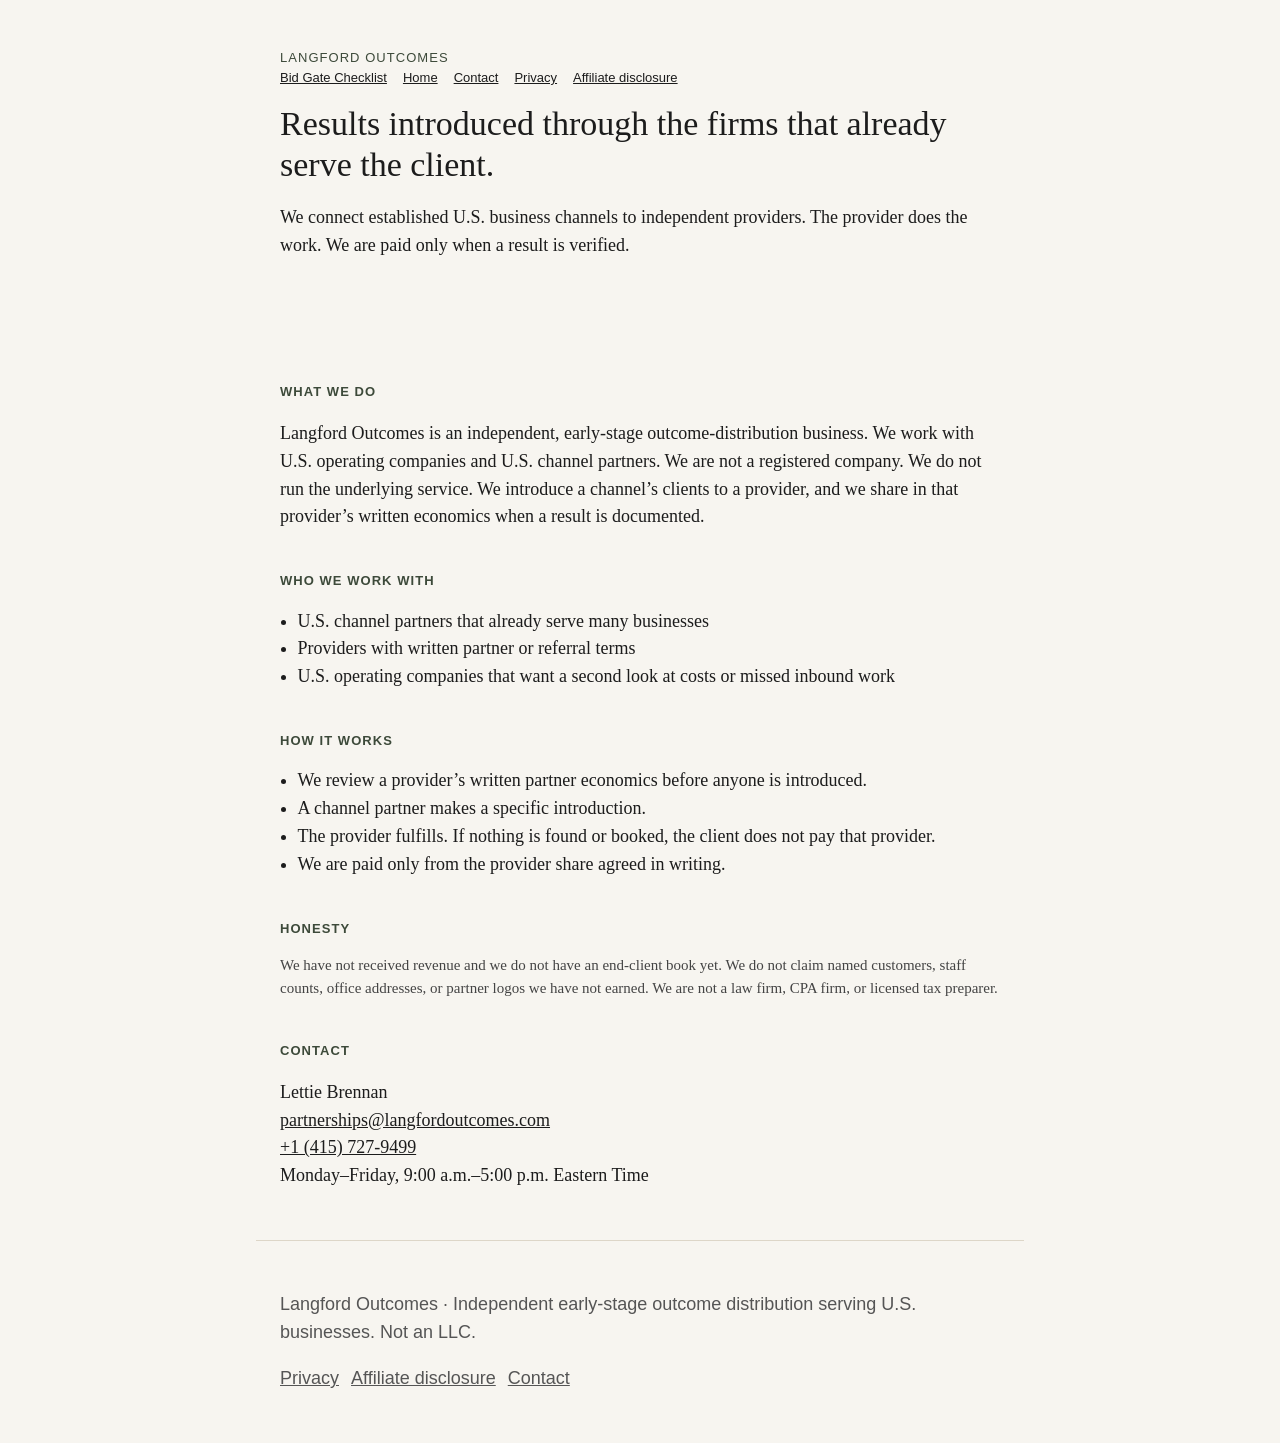
<file: index.html>
<!DOCTYPE html>
<html lang="en">
<head>
  <meta charset="utf-8" />
  <meta name="viewport" content="width=device-width, initial-scale=1" />
  <title>Langford Outcomes</title>
  <meta name="description" content="Langford Outcomes introduces U.S. business channels to independent providers that recover costs or book missed work. We are paid only from verified results." />
  <style>
    :root { color-scheme: light; }
    body { margin: 0; font-family: Georgia, "Times New Roman", serif; color: #1c1c1c; background: #f7f5f0; line-height: 1.55; }
    header, main, footer { max-width: 720px; margin: 0 auto; padding: 32px 24px; }
    header { padding-top: 48px; }
    nav { font-family: Arial, Helvetica, sans-serif; font-size: 13px; }
    nav a { margin-right: 16px; }
    .mark { font-family: Arial, Helvetica, sans-serif; letter-spacing: 0.08em; text-transform: uppercase; font-size: 13px; color: #3d4a3a; }
    h1 { font-size: 34px; font-weight: 500; line-height: 1.2; margin: 16px 0 12px; }
    h2 { font-family: Arial, Helvetica, sans-serif; font-size: 13px; letter-spacing: 0.08em; text-transform: uppercase; color: #3d4a3a; margin: 40px 0 10px; }
    p, li { font-size: 18px; }
    ul { padding-left: 1.1em; }
    a { color: #1c1c1c; }
    .note { font-size: 15px; color: #444; }
    footer { border-top: 1px solid #ddd6c8; font-family: Arial, Helvetica, sans-serif; font-size: 13px; color: #555; }
    footer a { color: #555; margin-right: 12px; }
</style>
</head>
<body>
  <header>
    <div class="mark">Langford Outcomes</div>
    <nav>
  <a href="/tools/bid-gate-checklist/">Bid Gate Checklist</a><a href="/">Home</a><a href="/contact.html">Contact</a><a href="/privacy.html">Privacy</a><a href="/affiliate-disclosure.html">Affiliate disclosure</a></nav>
    <h1>Results introduced through the firms that already serve the client.</h1>
    <p>We connect established U.S. business channels to independent providers. The provider does the work. We are paid only when a result is verified.</p>
  </header>
  <main>
    <h2>What we do</h2>
    <p>Langford Outcomes is an independent, early-stage outcome-distribution business. We work with U.S. operating companies and U.S. channel partners. We are not a registered company. We do not run the underlying service. We introduce a channel’s clients to a provider, and we share in that provider’s written economics when a result is documented.</p>
    <h2>Who we work with</h2>
    <ul>
      <li>U.S. channel partners that already serve many businesses</li>
      <li>Providers with written partner or referral terms</li>
      <li>U.S. operating companies that want a second look at costs or missed inbound work</li>
    </ul>
    <h2>How it works</h2>
    <ul>
      <li>We review a provider’s written partner economics before anyone is introduced.</li>
      <li>A channel partner makes a specific introduction.</li>
      <li>The provider fulfills. If nothing is found or booked, the client does not pay that provider.</li>
      <li>We are paid only from the provider share agreed in writing.</li>
    </ul>
    <h2>Honesty</h2>
    <p class="note">We have not received revenue and we do not have an end-client book yet. We do not claim named customers, staff counts, office addresses, or partner logos we have not earned. We are not a law firm, CPA firm, or licensed tax preparer.</p>
    <h2>Contact</h2>
    <p>Lettie Brennan<br />
    <a href="mailto:partnerships@langfordoutcomes.com">partnerships@langfordoutcomes.com</a><br />
    <a href="tel:+14157279499">+1 (415) 727-9499</a><br />
    Monday–Friday, 9:00 a.m.–5:00 p.m. Eastern Time</p>
  </main>
  <footer>
    <p>Langford Outcomes · Independent early-stage outcome distribution serving U.S. businesses. Not an LLC.</p>
    <p><a href="/privacy.html">Privacy</a><a href="/affiliate-disclosure.html">Affiliate disclosure</a><a href="/contact.html">Contact</a></p>
  </footer>
</body>
</html>
</file>
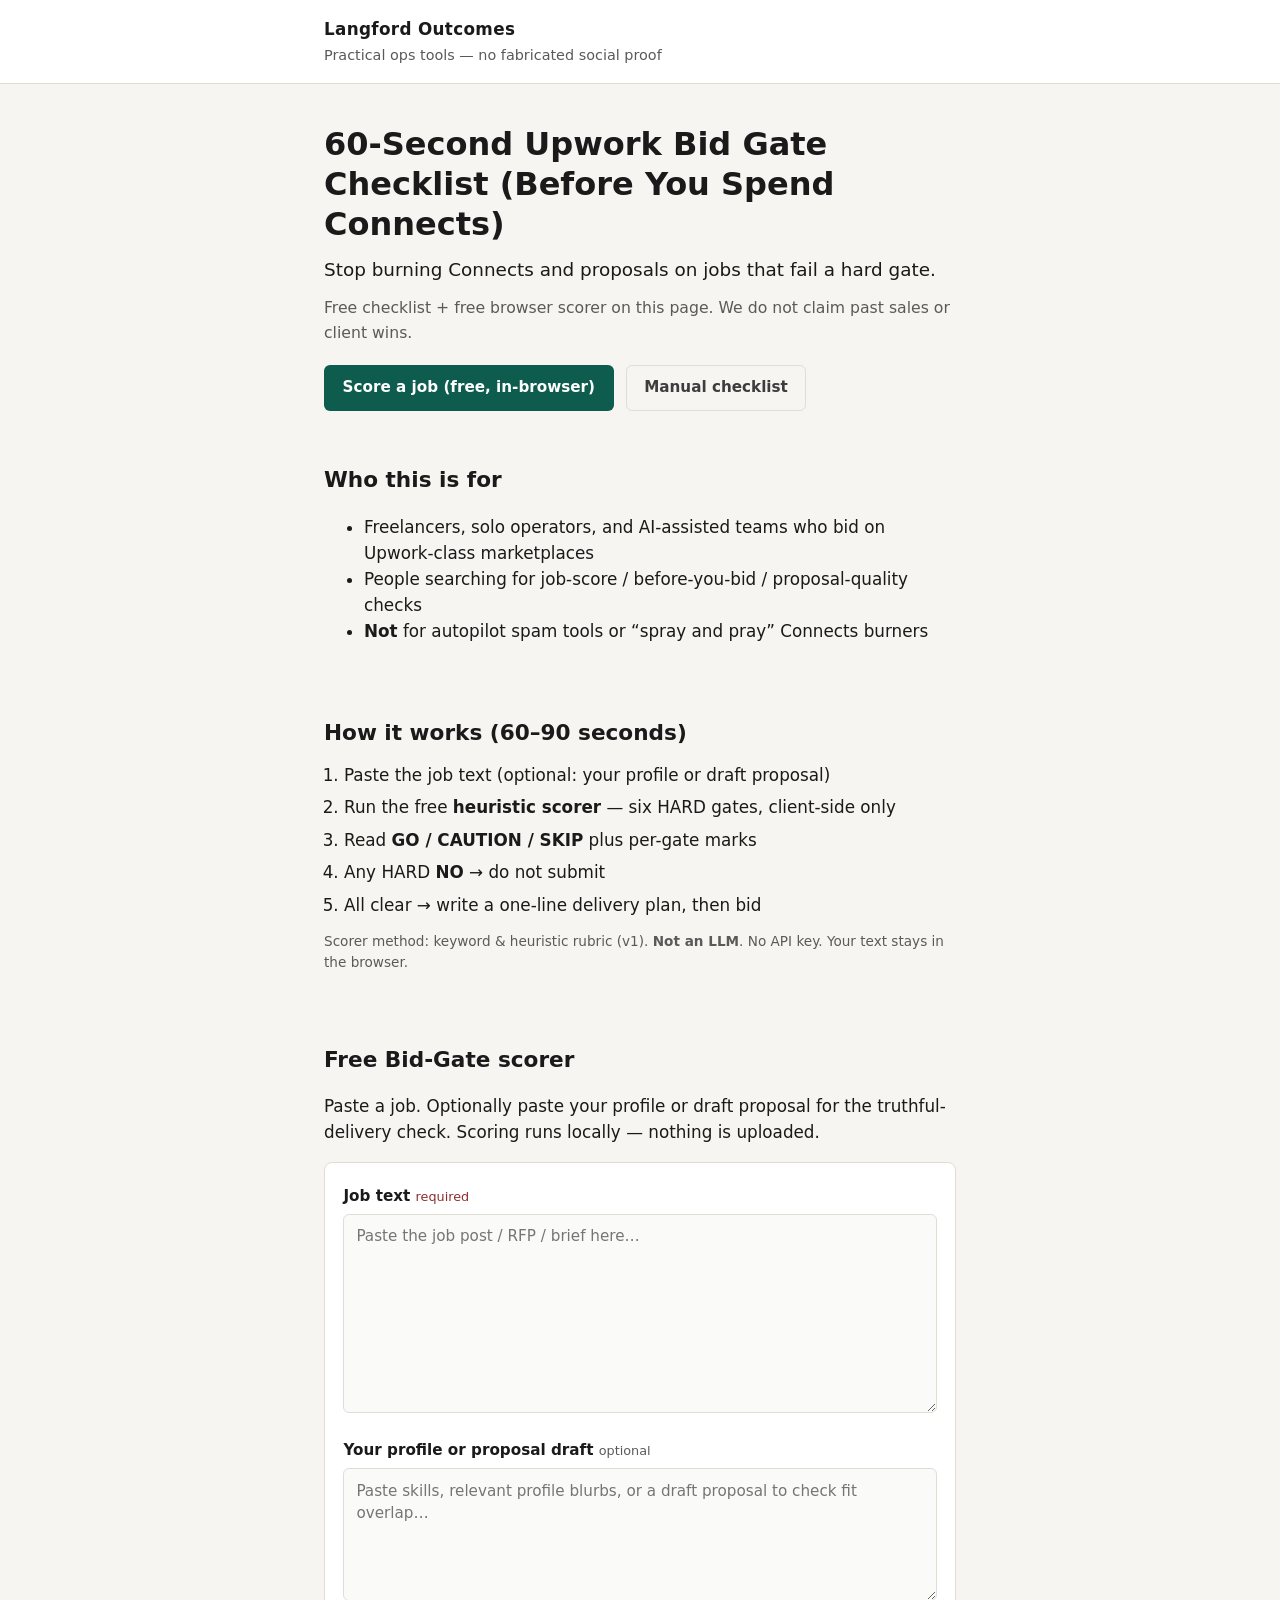
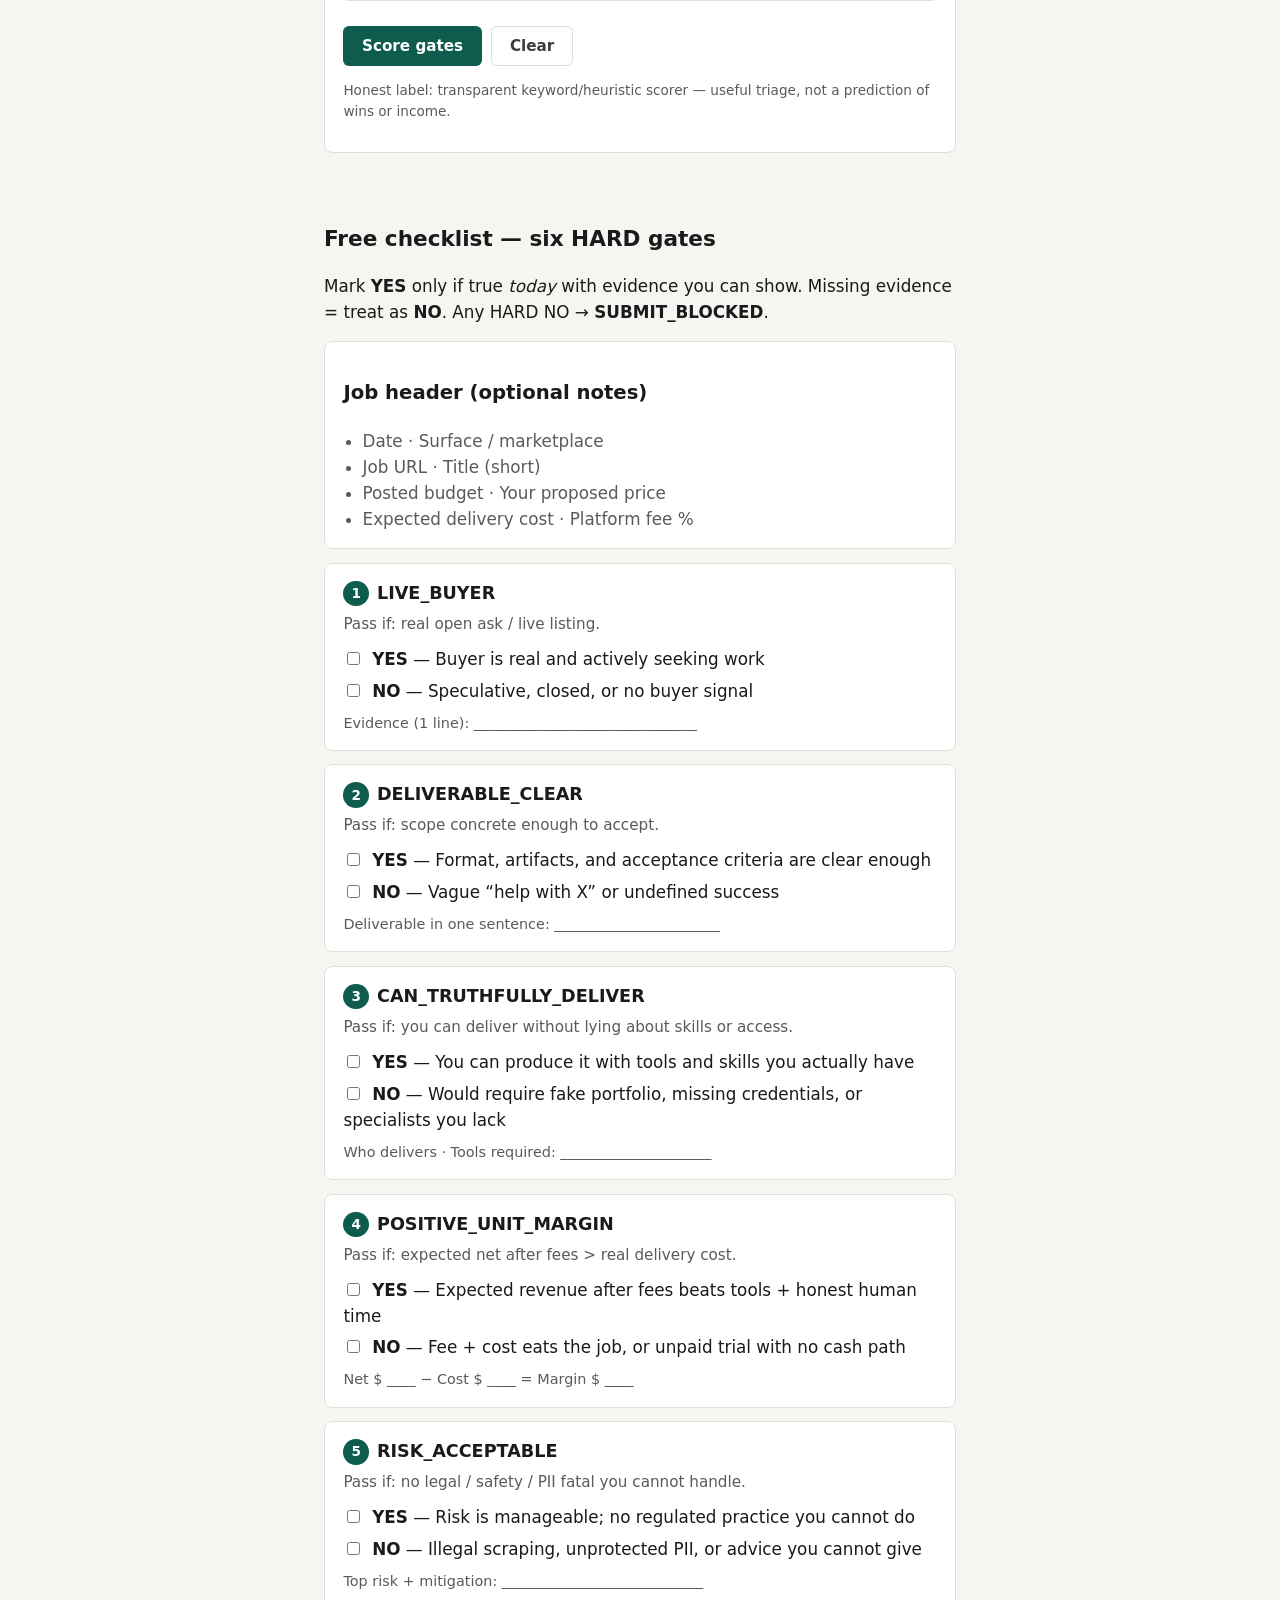
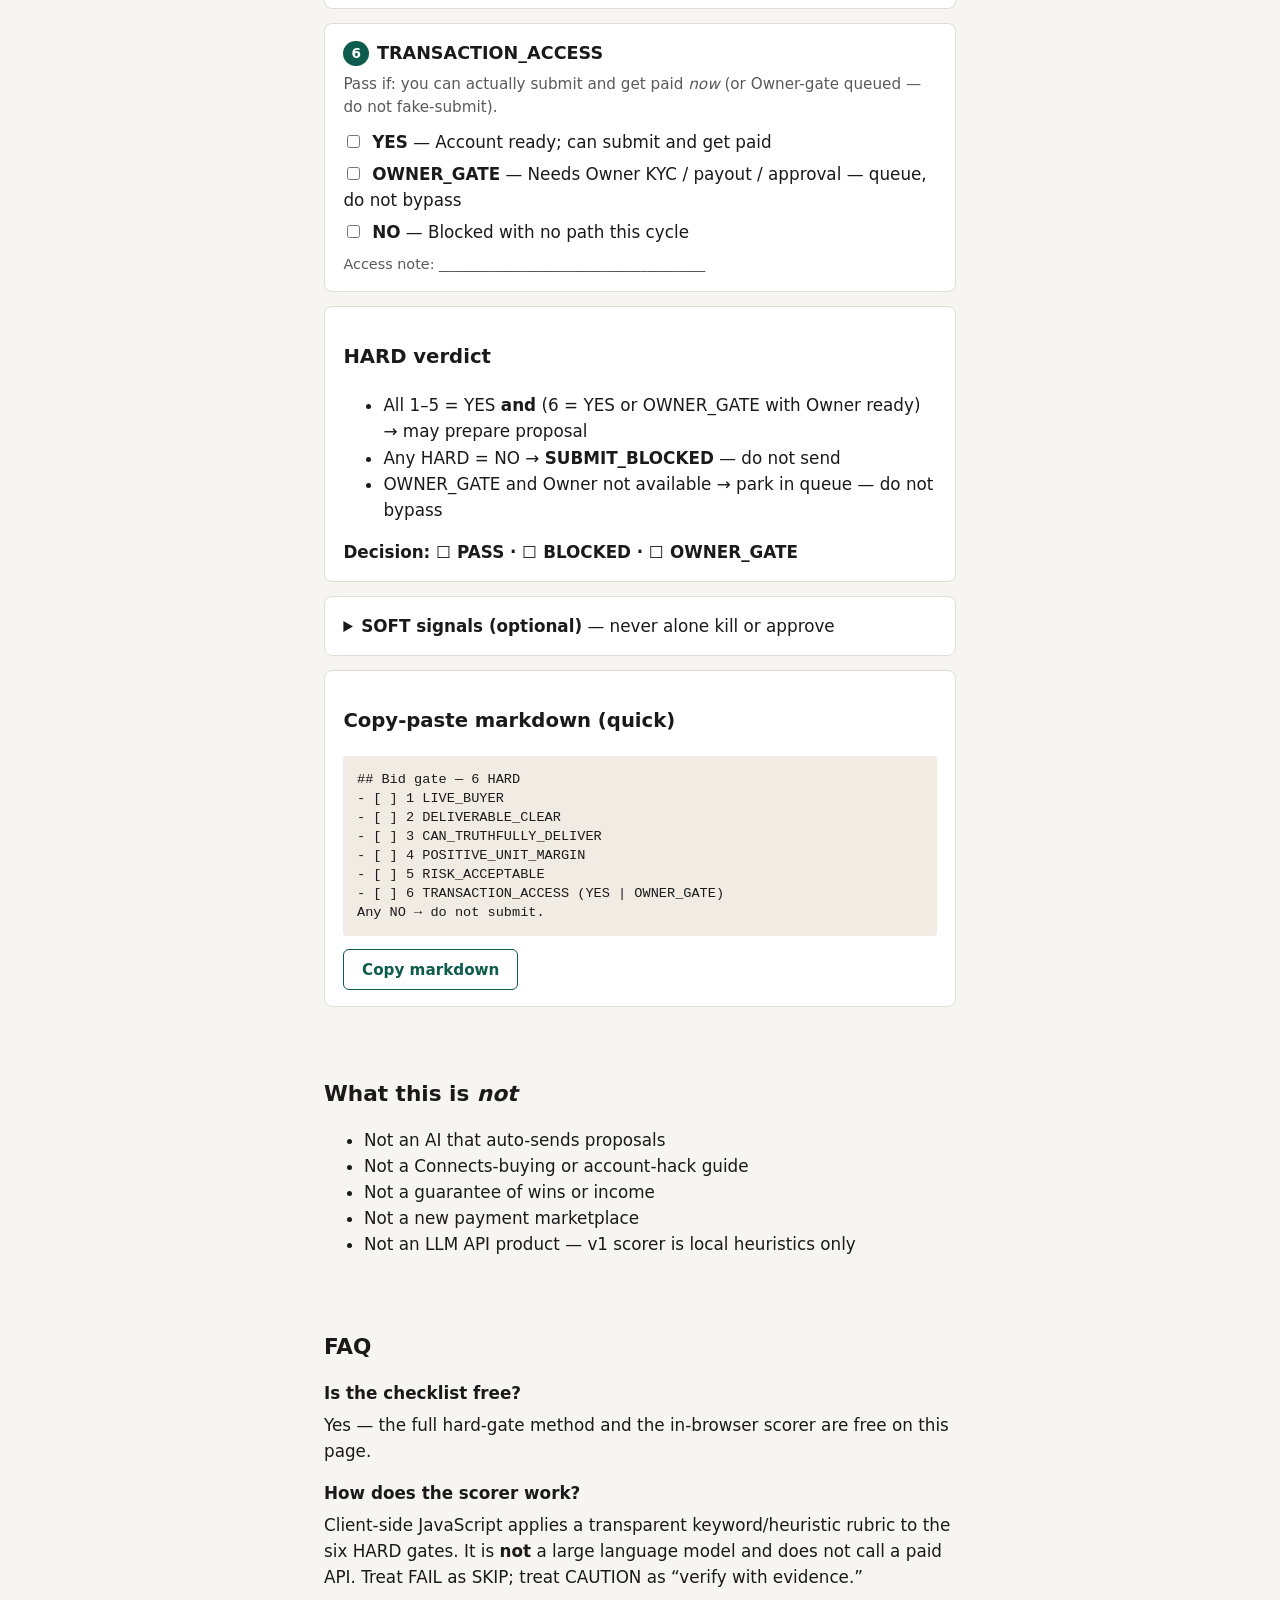
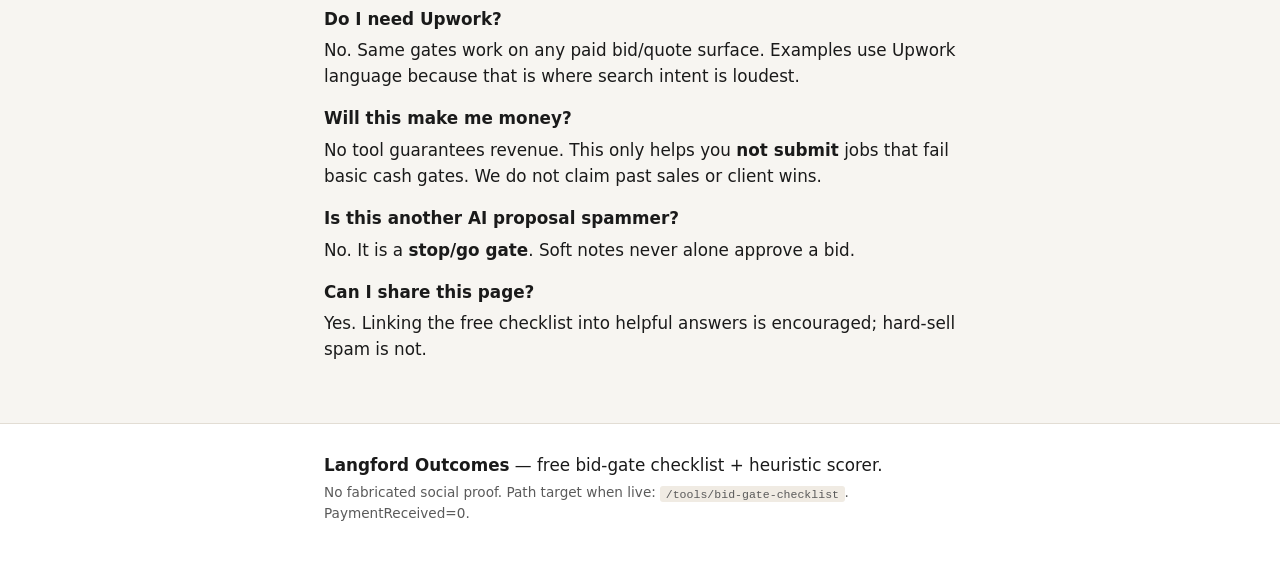
<file: tools/bid-gate-checklist/index.html>
<!DOCTYPE html>
<html lang="en">
<head>
  <meta charset="utf-8">
  <meta name="viewport" content="width=device-width, initial-scale=1">
  <title>60-Second Upwork Bid Gate Checklist (Before You Spend Connects)</title>
  <meta name="description" content="Free 60-second pre-submit checklist + client-side GO/CAUTION/SKIP scorer: live buyer, clear deliverable, truthful delivery, margin, risk, access. No fake win claims.">
  <meta name="robots" content="index,follow">
  <link rel="canonical" href="https://langfordoutcomes.com/tools/bid-gate-checklist">
  <link rel="stylesheet" href="style.css">
</head>
<body>
  <header class="site-header">
    <div class="wrap">
      <p class="brand">Langford Outcomes</p>
      <p class="tagline">Practical ops tools — no fabricated social proof</p>
    </div>
  </header>

  <main>
    <!-- A. Hero -->
    <section class="hero wrap" id="top">
      <h1>60-Second Upwork Bid Gate Checklist (Before You Spend Connects)</h1>
      <p class="promise">Stop burning Connects and proposals on jobs that fail a hard gate.</p>
      <p class="honesty">Free checklist + free browser scorer on this page. We do not claim past sales or client wins.</p>
      <p class="cta-row">
        <a class="btn btn-primary" href="#scorer">Score a job (free, in-browser)</a>
        <a class="btn btn-quiet" href="#checklist">Manual checklist</a>
      </p>
    </section>

    <!-- B. Who this is for -->
    <section class="wrap section" id="who">
      <h2>Who this is for</h2>
      <ul>
        <li>Freelancers, solo operators, and AI-assisted teams who bid on Upwork-class marketplaces</li>
        <li>People searching for job-score / before-you-bid / proposal-quality checks</li>
        <li><strong>Not</strong> for autopilot spam tools or “spray and pray” Connects burners</li>
      </ul>
    </section>

    <!-- C. How it works -->
    <section class="wrap section" id="how">
      <h2>How it works (60–90 seconds)</h2>
      <ol class="steps">
        <li>Paste the job text (optional: your profile or draft proposal)</li>
        <li>Run the free <strong>heuristic scorer</strong> — six HARD gates, client-side only</li>
        <li>Read <strong>GO / CAUTION / SKIP</strong> plus per-gate marks</li>
        <li>Any HARD <strong>NO</strong> → do not submit</li>
        <li>All clear → write a one-line delivery plan, then bid</li>
      </ol>
      <p class="fine">Scorer method: keyword &amp; heuristic rubric (v1). <strong>Not an LLM</strong>. No API key. Your text stays in the browser.</p>
    </section>

    <!-- C2. Interactive scorer -->
    <section class="wrap section scorer-section" id="scorer">
      <h2>Free Bid-Gate scorer</h2>
      <p>Paste a job. Optionally paste your profile or draft proposal for the truthful-delivery check. Scoring runs locally — nothing is uploaded.</p>

      <form id="bid-gate-form" class="card scorer-form" autocomplete="off">
        <label class="field-label" for="job-text">Job text <span class="req">required</span></label>
        <textarea id="job-text" name="job" rows="8" placeholder="Paste the job post / RFP / brief here…" required></textarea>

        <label class="field-label" for="profile-text">Your profile or proposal draft <span class="opt">optional</span></label>
        <textarea id="profile-text" name="profile" rows="5" placeholder="Paste skills, relevant profile blurbs, or a draft proposal to check fit overlap…"></textarea>

        <p class="form-actions">
          <button type="submit" class="btn btn-primary" id="score-run">Score gates</button>
          <button type="button" class="btn btn-quiet" id="score-clear">Clear</button>
        </p>
        <p class="fine">Honest label: transparent keyword/heuristic scorer — useful triage, not a prediction of wins or income.</p>
      </form>

      <div id="score-output" class="score-output" hidden></div>
    </section>

    <!-- D. Free checklist -->
    <section class="wrap section checklist-section" id="checklist">
      <h2>Free checklist — six HARD gates</h2>
      <p>Mark <strong>YES</strong> only if true <em>today</em> with evidence you can show. Missing evidence = treat as <strong>NO</strong>. Any HARD NO → <strong>SUBMIT_BLOCKED</strong>.</p>

      <div class="job-header card">
        <h3>Job header (optional notes)</h3>
        <ul class="fields">
          <li>Date · Surface / marketplace</li>
          <li>Job URL · Title (short)</li>
          <li>Posted budget · Your proposed price</li>
          <li>Expected delivery cost · Platform fee %</li>
        </ul>
      </div>

      <article class="gate card" id="gate-1">
        <h3><span class="num">1</span> LIVE_BUYER</h3>
        <p class="pass">Pass if: real open ask / live listing.</p>
        <label class="check"><input type="checkbox"> <strong>YES</strong> — Buyer is real and actively seeking work</label>
        <label class="check"><input type="checkbox"> <strong>NO</strong> — Speculative, closed, or no buyer signal</label>
        <p class="hint">Evidence (1 line): _______________________________</p>
      </article>

      <article class="gate card" id="gate-2">
        <h3><span class="num">2</span> DELIVERABLE_CLEAR</h3>
        <p class="pass">Pass if: scope concrete enough to accept.</p>
        <label class="check"><input type="checkbox"> <strong>YES</strong> — Format, artifacts, and acceptance criteria are clear enough</label>
        <label class="check"><input type="checkbox"> <strong>NO</strong> — Vague “help with X” or undefined success</label>
        <p class="hint">Deliverable in one sentence: _______________________</p>
      </article>

      <article class="gate card" id="gate-3">
        <h3><span class="num">3</span> CAN_TRUTHFULLY_DELIVER</h3>
        <p class="pass">Pass if: you can deliver without lying about skills or access.</p>
        <label class="check"><input type="checkbox"> <strong>YES</strong> — You can produce it with tools and skills you actually have</label>
        <label class="check"><input type="checkbox"> <strong>NO</strong> — Would require fake portfolio, missing credentials, or specialists you lack</label>
        <p class="hint">Who delivers · Tools required: _____________________</p>
      </article>

      <article class="gate card" id="gate-4">
        <h3><span class="num">4</span> POSITIVE_UNIT_MARGIN</h3>
        <p class="pass">Pass if: expected net after fees &gt; real delivery cost.</p>
        <label class="check"><input type="checkbox"> <strong>YES</strong> — Expected revenue after fees beats tools + honest human time</label>
        <label class="check"><input type="checkbox"> <strong>NO</strong> — Fee + cost eats the job, or unpaid trial with no cash path</label>
        <p class="hint">Net $ ____ − Cost $ ____ = Margin $ ____</p>
      </article>

      <article class="gate card" id="gate-5">
        <h3><span class="num">5</span> RISK_ACCEPTABLE</h3>
        <p class="pass">Pass if: no legal / safety / PII fatal you cannot handle.</p>
        <label class="check"><input type="checkbox"> <strong>YES</strong> — Risk is manageable; no regulated practice you cannot do</label>
        <label class="check"><input type="checkbox"> <strong>NO</strong> — Illegal scraping, unprotected PII, or advice you cannot give</label>
        <p class="hint">Top risk + mitigation: ____________________________</p>
      </article>

      <article class="gate card" id="gate-6">
        <h3><span class="num">6</span> TRANSACTION_ACCESS</h3>
        <p class="pass">Pass if: you can actually submit and get paid <em>now</em> (or Owner-gate queued — do not fake-submit).</p>
        <label class="check"><input type="checkbox"> <strong>YES</strong> — Account ready; can submit and get paid</label>
        <label class="check"><input type="checkbox"> <strong>OWNER_GATE</strong> — Needs Owner KYC / payout / approval — queue, do not bypass</label>
        <label class="check"><input type="checkbox"> <strong>NO</strong> — Blocked with no path this cycle</label>
        <p class="hint">Access note: _____________________________________</p>
      </article>

      <div class="verdict card">
        <h3>HARD verdict</h3>
        <ul>
          <li>All 1–5 = YES <strong>and</strong> (6 = YES or OWNER_GATE with Owner ready) → may prepare proposal</li>
          <li>Any HARD = NO → <strong>SUBMIT_BLOCKED</strong> — do not send</li>
          <li>OWNER_GATE and Owner not available → park in queue — do not bypass</li>
        </ul>
        <p class="decision">Decision: ☐ PASS · ☐ BLOCKED · ☐ OWNER_GATE</p>
      </div>

      <details class="card soft">
        <summary><strong>SOFT signals (optional)</strong> — never alone kill or approve</summary>
        <ul>
          <li>AI / Bot advantage on this job?</li>
          <li>Why not DIY (buyer side)?</li>
          <li>Competitor density · Repeat potential · Copyability</li>
          <li>Owner attention tax if won</li>
        </ul>
        <p class="hint">EV ≈ P(win) × expected gross margin − proposal cost − Owner cost.</p>
      </details>

      <div class="card copy-block">
        <h3>Copy-paste markdown (quick)</h3>
        <pre id="md-block">## Bid gate — 6 HARD
- [ ] 1 LIVE_BUYER
- [ ] 2 DELIVERABLE_CLEAR
- [ ] 3 CAN_TRUTHFULLY_DELIVER
- [ ] 4 POSITIVE_UNIT_MARGIN
- [ ] 5 RISK_ACCEPTABLE
- [ ] 6 TRANSACTION_ACCESS (YES | OWNER_GATE)
Any NO → do not submit.</pre>
        <button type="button" class="btn btn-secondary" id="copy-md">Copy markdown</button>
      </div>
    </section>

    <!-- E. What this is not -->
    <section class="wrap section" id="not">
      <h2>What this is <em>not</em></h2>
      <ul>
        <li>Not an AI that auto-sends proposals</li>
        <li>Not a Connects-buying or account-hack guide</li>
        <li>Not a guarantee of wins or income</li>
        <li>Not a new payment marketplace</li>
        <li>Not an LLM API product — v1 scorer is local heuristics only</li>
      </ul>
    </section>

    <!-- G. FAQ -->
    <section class="wrap section" id="faq">
      <h2>FAQ</h2>
      <dl class="faq">
        <dt>Is the checklist free?</dt>
        <dd>Yes — the full hard-gate method and the in-browser scorer are free on this page.</dd>

        <dt>How does the scorer work?</dt>
        <dd>Client-side JavaScript applies a transparent keyword/heuristic rubric to the six HARD gates. It is <strong>not</strong> a large language model and does not call a paid API. Treat FAIL as SKIP; treat CAUTION as “verify with evidence.”</dd>

        <dt>Do I need Upwork?</dt>
        <dd>No. Same gates work on any paid bid/quote surface. Examples use Upwork language because that is where search intent is loudest.</dd>

        <dt>Will this make me money?</dt>
        <dd>No tool guarantees revenue. This only helps you <strong>not submit</strong> jobs that fail basic cash gates. We do not claim past sales or client wins.</dd>

        <dt>Is this another AI proposal spammer?</dt>
        <dd>No. It is a <strong>stop/go gate</strong>. Soft notes never alone approve a bid.</dd>

        <dt>Can I share this page?</dt>
        <dd>Yes. Linking the free checklist into helpful answers is encouraged; hard-sell spam is not.</dd>
      </dl>
    </section>
  </main>

  <footer class="site-footer">
    <div class="wrap">
      <p><strong>Langford Outcomes</strong> — free bid-gate checklist + heuristic scorer.</p>
      <p class="fine">No fabricated social proof. Path target when live: <code>/tools/bid-gate-checklist</code>. PaymentReceived=0.</p>
    </div>
  </footer>

  <script>
    (function () {
      var btn = document.getElementById('copy-md');
      var block = document.getElementById('md-block');
      if (!btn || !block) return;
      btn.addEventListener('click', function () {
        var text = block.textContent;
        if (navigator.clipboard && navigator.clipboard.writeText) {
          navigator.clipboard.writeText(text).then(function () {
            btn.textContent = 'Copied';
            setTimeout(function () { btn.textContent = 'Copy markdown'; }, 1500);
          });
        } else {
          var range = document.createRange();
          range.selectNodeContents(block);
          var sel = window.getSelection();
          sel.removeAllRanges();
          sel.addRange(range);
          try { document.execCommand('copy'); btn.textContent = 'Copied'; } catch (e) {}
          setTimeout(function () { btn.textContent = 'Copy markdown'; }, 1500);
        }
      });
    })();
  </script>
  <script src="scorer.js" defer></script>
</body>
</html>
</file>
<file: tools/bid-gate-checklist/style.css>
/* Bid Gate Checklist — static publishable page */
:root {
  --bg: #f7f5f1;
  --ink: #1a1a1a;
  --muted: #5a5a5a;
  --card: #ffffff;
  --line: #e2ddd4;
  --accent: #0d5c4d;
  --accent-hover: #094438;
  --quiet: #3d3d3d;
  --badge: #eef6f3;
  --max: 42rem;
  --font: system-ui, -apple-system, "Segoe UI", Roboto, Ubuntu, Cantarell, sans-serif;
}

* { box-sizing: border-box; }

html { scroll-behavior: smooth; }

body {
  margin: 0;
  font-family: var(--font);
  font-size: 1.05rem;
  line-height: 1.55;
  color: var(--ink);
  background: var(--bg);
}

.wrap {
  max-width: var(--max);
  margin: 0 auto;
  padding: 0 1.25rem;
}

.site-header {
  border-bottom: 1px solid var(--line);
  padding: 1rem 0;
  background: var(--card);
}

.brand {
  margin: 0;
  font-weight: 700;
  letter-spacing: 0.02em;
}

.tagline {
  margin: 0.15rem 0 0;
  font-size: 0.9rem;
  color: var(--muted);
}

.hero {
  padding: 2.5rem 1.25rem 1.5rem;
}

.hero h1 {
  font-size: clamp(1.55rem, 4vw, 2rem);
  line-height: 1.25;
  margin: 0 0 0.75rem;
}

.promise {
  font-size: 1.15rem;
  margin: 0 0 0.75rem;
}

.honesty {
  color: var(--muted);
  margin: 0 0 1.25rem;
  font-size: 0.98rem;
}

.cta-row {
  display: flex;
  flex-wrap: wrap;
  gap: 0.75rem;
  margin: 0;
}

.btn {
  display: inline-block;
  padding: 0.65rem 1.1rem;
  border-radius: 6px;
  text-decoration: none;
  font-weight: 600;
  font-size: 0.95rem;
  border: 1px solid transparent;
  cursor: pointer;
  font-family: inherit;
}

.btn-primary {
  background: var(--accent);
  color: #fff;
}

.btn-primary:hover { background: var(--accent-hover); }

.btn-quiet {
  background: transparent;
  color: var(--quiet);
  border-color: var(--line);
}

.btn-quiet:hover { border-color: var(--muted); }

.btn-secondary {
  background: var(--card);
  color: var(--accent);
  border-color: var(--accent);
}

.btn-secondary:hover { background: var(--badge); }

.section {
  padding: 1.75rem 1.25rem;
}

.section h2 {
  font-size: 1.35rem;
  margin: 0 0 0.75rem;
}

.steps {
  margin: 0;
  padding-left: 1.25rem;
}

.steps li { margin-bottom: 0.4rem; }

.card {
  background: var(--card);
  border: 1px solid var(--line);
  border-radius: 8px;
  padding: 1rem 1.15rem;
  margin: 0.85rem 0;
}

.gate h3 {
  margin: 0 0 0.35rem;
  font-size: 1.1rem;
  display: flex;
  align-items: center;
  gap: 0.5rem;
}

.num {
  display: inline-flex;
  align-items: center;
  justify-content: center;
  width: 1.6rem;
  height: 1.6rem;
  border-radius: 50%;
  background: var(--accent);
  color: #fff;
  font-size: 0.85rem;
  flex-shrink: 0;
}

.pass {
  margin: 0 0 0.6rem;
  color: var(--muted);
  font-size: 0.95rem;
}

.check {
  display: block;
  margin: 0.35rem 0;
  cursor: pointer;
}

.check input { margin-right: 0.4rem; }

.hint {
  margin: 0.5rem 0 0;
  font-size: 0.9rem;
  color: var(--muted);
}

.fields {
  margin: 0.4rem 0 0;
  padding-left: 1.2rem;
  color: var(--muted);
}

.verdict .decision {
  font-weight: 600;
  margin-bottom: 0;
}

.soft summary {
  cursor: pointer;
}

.soft ul { margin: 0.75rem 0 0.5rem; }

.copy-block pre {
  background: #f0ebe3;
  border-radius: 4px;
  padding: 0.85rem;
  overflow-x: auto;
  font-size: 0.85rem;
  line-height: 1.4;
  white-space: pre-wrap;
}

.paid .pack-name {
  font-weight: 700;
  font-size: 1.1rem;
  margin: 0 0 0.35rem;
}

.badge {
  display: inline-block;
  background: var(--badge);
  color: var(--accent);
  font-weight: 600;
  font-size: 0.85rem;
  padding: 0.2rem 0.55rem;
  border-radius: 4px;
  margin: 0 0 0.75rem;
}

.fine {
  font-size: 0.85rem;
  color: var(--muted);
}

.faq dt {
  font-weight: 700;
  margin-top: 1rem;
}

.faq dd {
  margin: 0.35rem 0 0;
  color: var(--ink);
}

.faq a { color: var(--accent); }

.site-footer {
  border-top: 1px solid var(--line);
  padding: 1.5rem 0 2.5rem;
  margin-top: 1rem;
  background: var(--card);
}

.site-footer p { margin: 0.25rem 0; }

.site-footer code {
  font-size: 0.85em;
  background: #f0ebe3;
  padding: 0.1rem 0.35rem;
  border-radius: 3px;
}

@media print {
  .site-header, .cta-row, .paid, .btn, footer .fine { display: none; }
  body { background: #fff; font-size: 11pt; }
  .card { break-inside: avoid; border-color: #ccc; }
}

/* --- Bid-Gate scorer (client-side) --- */
.scorer-form textarea {
  width: 100%;
  font-family: inherit;
  font-size: 0.95rem;
  line-height: 1.45;
  padding: 0.65rem 0.75rem;
  border: 1px solid var(--line);
  border-radius: 6px;
  background: #fafaf8;
  resize: vertical;
  margin: 0 0 0.85rem;
}

.scorer-form textarea:focus {
  outline: 2px solid var(--accent);
  outline-offset: 1px;
  background: #fff;
}

.field-label {
  display: block;
  font-weight: 600;
  margin: 0.35rem 0 0.35rem;
  font-size: 0.95rem;
}

.field-label .req {
  color: #8a2f2f;
  font-weight: 500;
  font-size: 0.8rem;
}

.field-label .opt {
  color: var(--muted);
  font-weight: 500;
  font-size: 0.8rem;
}

.form-actions {
  display: flex;
  flex-wrap: wrap;
  gap: 0.6rem;
  margin: 0.25rem 0 0.5rem;
}

.score-output {
  margin-top: 1rem;
}

.score-banner {
  border-radius: 8px;
  padding: 1rem 1.15rem;
  border: 2px solid var(--line);
  margin-bottom: 0.85rem;
}

.score-banner .score-label {
  margin: 0;
  font-size: 0.8rem;
  text-transform: uppercase;
  letter-spacing: 0.04em;
  color: var(--muted);
}

.score-banner .score-verdict {
  margin: 0.15rem 0;
  font-size: 2rem;
  font-weight: 800;
  letter-spacing: 0.02em;
}

.score-banner .score-summary {
  margin: 0.35rem 0 0;
}

.score-banner .score-counts {
  margin: 0.5rem 0 0;
  font-size: 0.9rem;
  color: var(--muted);
}

.score-go {
  background: #e8f6ef;
  border-color: #0d5c4d;
  color: #094438;
}

.score-caution {
  background: #fff8e6;
  border-color: #c49214;
  color: #5c4508;
}

.score-skip {
  background: #fdeeee;
  border-color: #a33b3b;
  color: #6b1f1f;
}

.score-gates {
  list-style: none;
  margin: 0;
  padding: 0;
}

.score-gate {
  background: var(--card);
  border: 1px solid var(--line);
  border-radius: 8px;
  padding: 0.85rem 1rem;
  margin: 0.55rem 0;
}

.score-gate.status-pass { border-left: 4px solid #0d5c4d; }
.score-gate.status-caution { border-left: 4px solid #c49214; }
.score-gate.status-fail { border-left: 4px solid #a33b3b; }

.score-gate-head {
  display: flex;
  flex-wrap: wrap;
  align-items: center;
  gap: 0.5rem;
}

.score-mark {
  display: inline-flex;
  align-items: center;
  justify-content: center;
  min-width: 2.4rem;
  padding: 0.15rem 0.4rem;
  border-radius: 4px;
  font-size: 0.75rem;
  font-weight: 700;
  background: #f0ebe3;
}

.status-pass .score-mark { background: #d4efe4; color: #094438; }
.status-caution .score-mark { background: #f5e6b8; color: #5c4508; }
.status-fail .score-mark { background: #f5cfcf; color: #6b1f1f; }

.score-status {
  margin-left: auto;
  font-size: 0.8rem;
  font-weight: 700;
  letter-spacing: 0.03em;
}

.score-reason {
  margin: 0.45rem 0 0;
  font-size: 0.92rem;
  color: var(--muted);
}

.score-honesty {
  font-size: 0.85rem;
  color: var(--muted);
  margin: 0.85rem 0;
}

.score-next {
  margin-top: 0.5rem;
}

.score-next .btn { margin-top: 0.35rem; }

@media print {
  .scorer-section, .score-output { display: none; }
}
</file>
